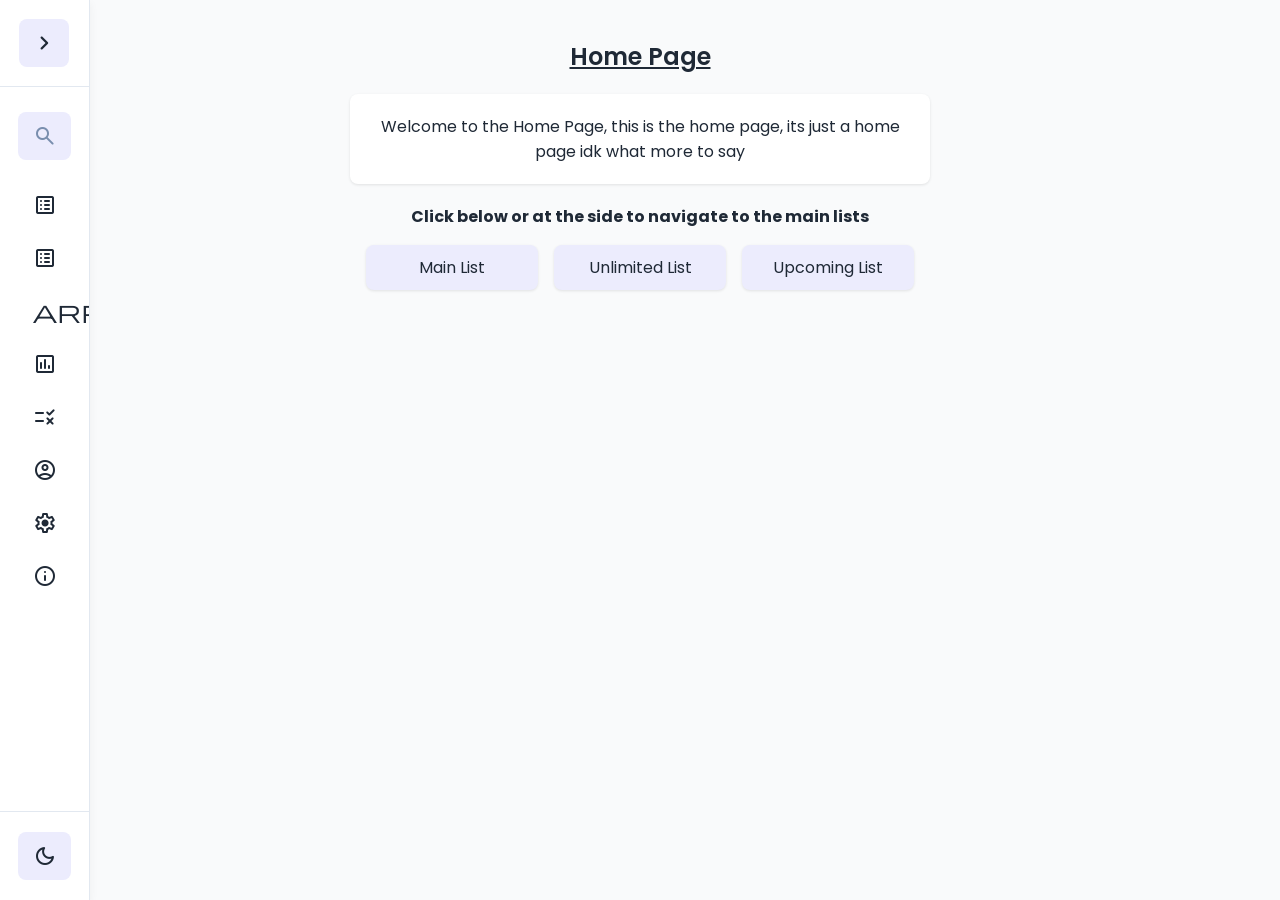
<file: index.html>
<!DOCTYPE html>
<html lang="en">
<head>
    <meta charset="UTF-8">
    <meta name="viewport" content="width=device-width, initial-scale=1.0">
    <title>The Fnaf Phonk List</title>
    <link rel="stylesheet" href="GlobalCSS.css">
    <link rel="stylesheet" href="Css/index.css">
    <!-- Linking Google Fonts For Icons -->
    <link rel="stylesheet" href="https://fonts.googleapis.com/css2?family=Material+Symbols+Rounded:opsz,wght,FILL,GRAD@20..48,100..700,0..1,-50..200" />
</head>
<body>
    <!-- Site navbar -->
    <nav class="site-nav">
        <button class="sidebar-toggle">
                <span class="material-symbols-rounded"> menu </span>
            </button>
    </nav>

    <div class="container">
        <aside class="sidebar collapsed">
            <!-- Sidebar header -->
            <header class="sidebar-header">
                <img src="Assets/phonkIcon.png" alt="TFPL" class="header-logo" />
                <button class="sidebar-toggle">
                    <span class="material-symbols-rounded"> chevron_left </span>
                </button>
            </header>
    
            <div class="sidebar-content">
                <!-- Search form -->
                <form action="#" class="search-form">
                    <span class="material-symbols-rounded"> search </span>
                    <input type="search" placeholder="Search..." required />
                </form>
    
                <!-- Menu list -->
                <ul class="menu-List">
                    <li class="menu-item">
                        <a href="MainList.html" class="menu-link active">
                            <span class="material-symbols-rounded"> list_alt </span>
                            <span class="menu-label">Main List</span>
                        </a>
                    </li>
                     <li class="menu-item">
                        <a href="UnlimitedList.html" class="menu-link">
                            <span class="material-symbols-rounded"> list_alt </span>
                            <span class="menu-label">Unlimited List</span>
                        </a>
                    </li>
                    <li class="menu-item">
                        <a href="UpcomingList.html" class="menu-link">
                            <span class="material-symbols-rounded"> arrow_shape_up_stack </span>
                            <span class="menu-label">Upcoming list</span>
                        </a>
                    </li>
                     <li class="menu-item">
                        <a href="StatsViewer.html" class="menu-link">
                            <span class="material-symbols-rounded"> insert_chart </span>
                            <span class="menu-label">Stats Viewer</span>
                        </a>
                    </li>
                     <li class="menu-item">
                        <a href="Rules.html" class="menu-link">
                            <span class="material-symbols-rounded"> rule </span>
                            <span class="menu-label">Rules</span>
                        </a>
                    </li>
                     <li class="menu-item">
                        <a href="#" class="menu-link">
                            <span class="material-symbols-rounded"> account_circle </span>
                            <span class="menu-label">Profile</span>
                        </a>
                    </li>
                     <li class="menu-item">
                        <a href="#" class="menu-link">
                            <span class="material-symbols-rounded"> settings </span>
                            <span class="menu-label">Settings</span>
                        </a>
                    </li>
                     <li class="menu-item">
                        <a href="#" class="menu-link">
                            <span class="material-symbols-rounded"> info </span>
                            <span class="menu-label">About</span>
                        </a>
                    </li>
                </ul>
            </div>
    
            <!-- Sidebar Footer -->
            <div class="sidebar-footer">
                <button class="theme-toggle">
                    <div class="theme-label">
                        <span class="theme-icon material-symbols-rounded"> dark_mode </span>
                        <span class="theme-text">Dark Mode</span>
                    </div>
                    <div class="theme-toggle-track">
                        <div class="theme-toggle-indicator"></div>
                    </div>
                </button>
            </div>
        </aside>
       <div class="entirePage">
           <div class="main-content">
               <h1 class="page-title"><u>Home Page</u></h1>
               <p class="card">Welcome to the Home Page, this is the home page, its just a home page idk what more to say</p>
               <p style="text-align: center; margin-top: 20px;"><b>Click below or at the side to navigate to the main lists</b></p>
               <div class="pageContent">              
                    <a href="MainList.html" alt="Main List"><p class="ML">Main List</p></a> 
                    <a href="UnlimitedList.html" alt="Unlimited List"><p class="UL">Unlimited List</p></a>
                    <a href="UpcomingList.html" alt="Upcoming List"><p class="UpL">Upcoming List</p></a>
               </div>
           </div>
       </div>
    </div>
<script src="script.js"></script>
</body>
</html>
</file>
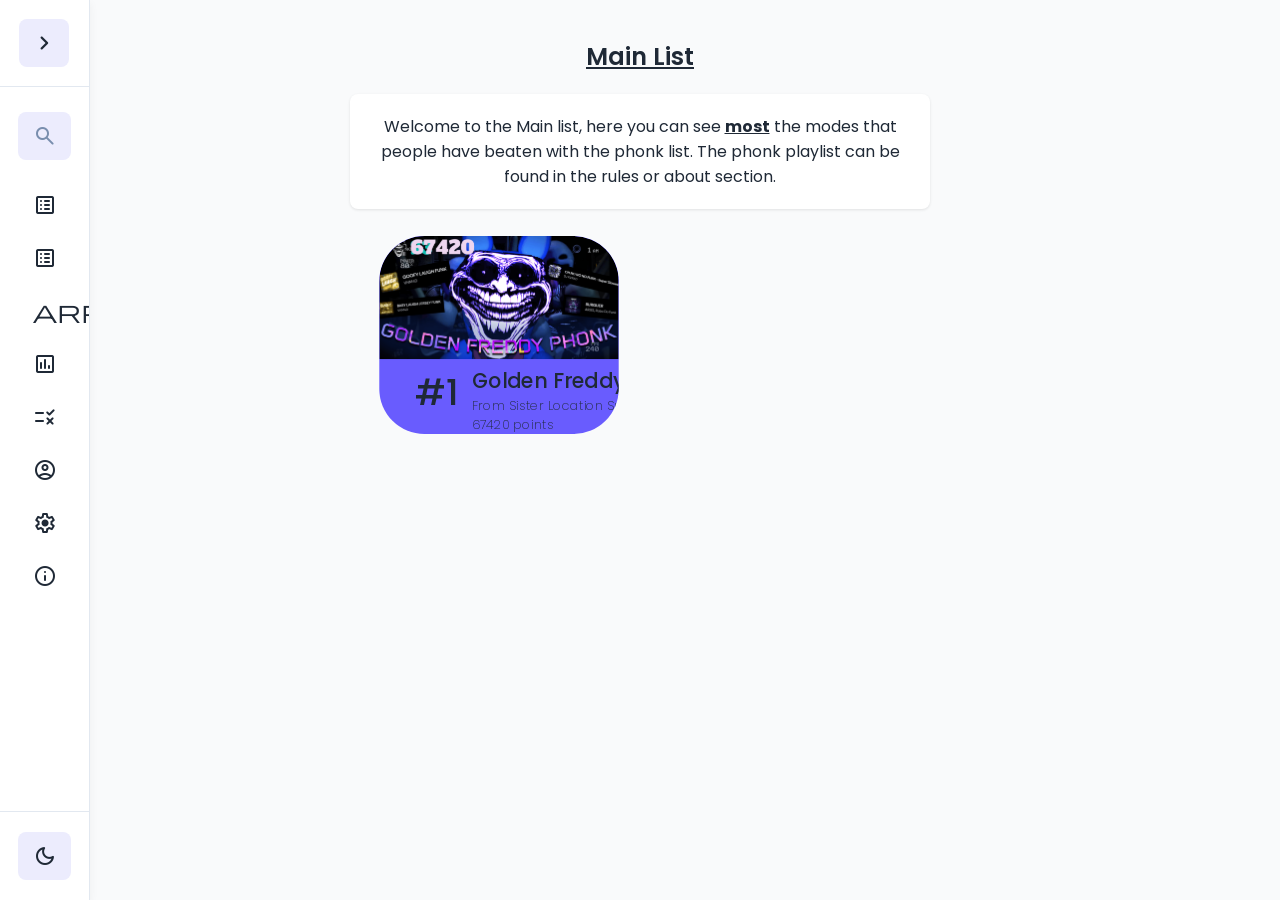
<file: Index.html>
<!DOCTYPE html>
<html lang="en">
<head>
    <meta charset="UTF-8">
    <meta name="viewport" content="width=device-width, initial-scale=1.0">
    <title>Sidebar Menu | TFPL</title>
    <link rel="stylesheet" href="GlobalCSS.css">
    <link rel="stylesheet" href="Css/Index.css">
    <!-- Linking Google Fonts For Icons -->
    <link rel="stylesheet" href="https://fonts.googleapis.com/css2?family=Material+Symbols+Rounded:opsz,wght,FILL,GRAD@20..48,100..700,0..1,-50..200" />
</head>
<body>
    <!-- Site navbar -->
    <nav class="site-nav">
        <button class="sidebar-toggle">
                <span class="material-symbols-rounded"> menu </span>
            </button>
    </nav>

    <div class="container">
        <aside class="sidebar collapsed">
            <!-- Sidebar header -->
            <header class="sidebar-header">
                <img src="Assets/phonkIcon.png" alt="TFPL" class="header-logo" />
                <button class="sidebar-toggle">
                    <span class="material-symbols-rounded"> chevron_left </span>
                </button>
            </header>
    
            <div class="sidebar-content">
                <!-- Search form -->
                <form action="#" class="search-form">
                    <span class="material-symbols-rounded"> search </span>
                    <input type="search" placeholder="Search..." required />
                </form>
    
                <!-- Menu list -->
                <ul class="menu-List">
                    <li class="menu-item">
                        <a href="Index.html" class="menu-link active">
                            <span class="material-symbols-rounded"> list_alt </span>
                            <span class="menu-label">Main List</span>
                        </a>
                    </li>
                     <li class="menu-item">
                        <a href="UnlimitedList.html" class="menu-link">
                            <span class="material-symbols-rounded"> list_alt </span>
                            <span class="menu-label">Unlimited List</span>
                        </a>
                    </li>
                    <li class="menu-item">
                        <a href="UpcomingList.html" class="menu-link">
                            <span class="material-symbols-rounded"> arrow_shape_up_stack </span>
                            <span class="menu-label">Upcoming list</span>
                        </a>
                    </li>
                     <li class="menu-item">
                        <a href="StatsViewer.html" class="menu-link">
                            <span class="material-symbols-rounded"> insert_chart </span>
                            <span class="menu-label">Stats Viewer</span>
                        </a>
                    </li>
                     <li class="menu-item">
                        <a href="#" class="menu-link">
                            <span class="material-symbols-rounded"> rule </span>
                            <span class="menu-label">Rules</span>
                        </a>
                    </li>
                     <li class="menu-item">
                        <a href="#" class="menu-link">
                            <span class="material-symbols-rounded"> account_circle </span>
                            <span class="menu-label">Profile</span>
                        </a>
                    </li>
                     <li class="menu-item">
                        <a href="#" class="menu-link">
                            <span class="material-symbols-rounded"> settings </span>
                            <span class="menu-label">Settings</span>
                        </a>
                    </li>
                     <li class="menu-item">
                        <a href="#" class="menu-link">
                            <span class="material-symbols-rounded"> info </span>
                            <span class="menu-label">About</span>
                        </a>
                    </li>
                </ul>
            </div>
    
            <!-- Sidebar Footer -->
            <div class="sidebar-footer">
                <button class="theme-toggle">
                    <div class="theme-label">
                        <span class="theme-icon material-symbols-rounded"> dark_mode </span>
                        <span class="theme-text">Dark Mode</span>
                    </div>
                    <div class="theme-toggle-track">
                        <div class="theme-toggle-indicator"></div>
                    </div>
                </button>
            </div>
        </aside>
       <div class="entirePage">
           <div class="main-content">
               <h1 class="page-title"><u>Main List</u></h1>
               <p class="card">Welcome to the Main list, here you can see <b><u>most</b></u> the modes that people have beaten with the phonk list. The phonk playlist can be found in the rules or about section.</p>
               <div class="pageContent">
                   <div class="levelWidget hq720" style="border-radius: 50px;">
                    <a href="#" class="levelWidget hq720a">
                        <img src="Assets/hq720.png" alt loading="lazy" class="levelWidget hq720i" style="border-radius: 50px 50px 0px 0px;">
                        <div class="levelInfo hq720" style="background-size: 100% 100%; background-position: center center; background-repeat: no-repeat;">
                            <p class="top hq720">
                                #1
                            </p>
                            <div class="info hq720">
                                <p class="levelName hq720">Golden Freddy Hard Mode</p>
                                <p class="creator hq720">From Sister Location Super Custom Night - 67420 points</p>
                            </div>
                        </div>
                    </a>
                   </div>
               </div>
           </div>
       </div>
    </div>
<script src="script.js"></script>
</body>
</html>
</file>
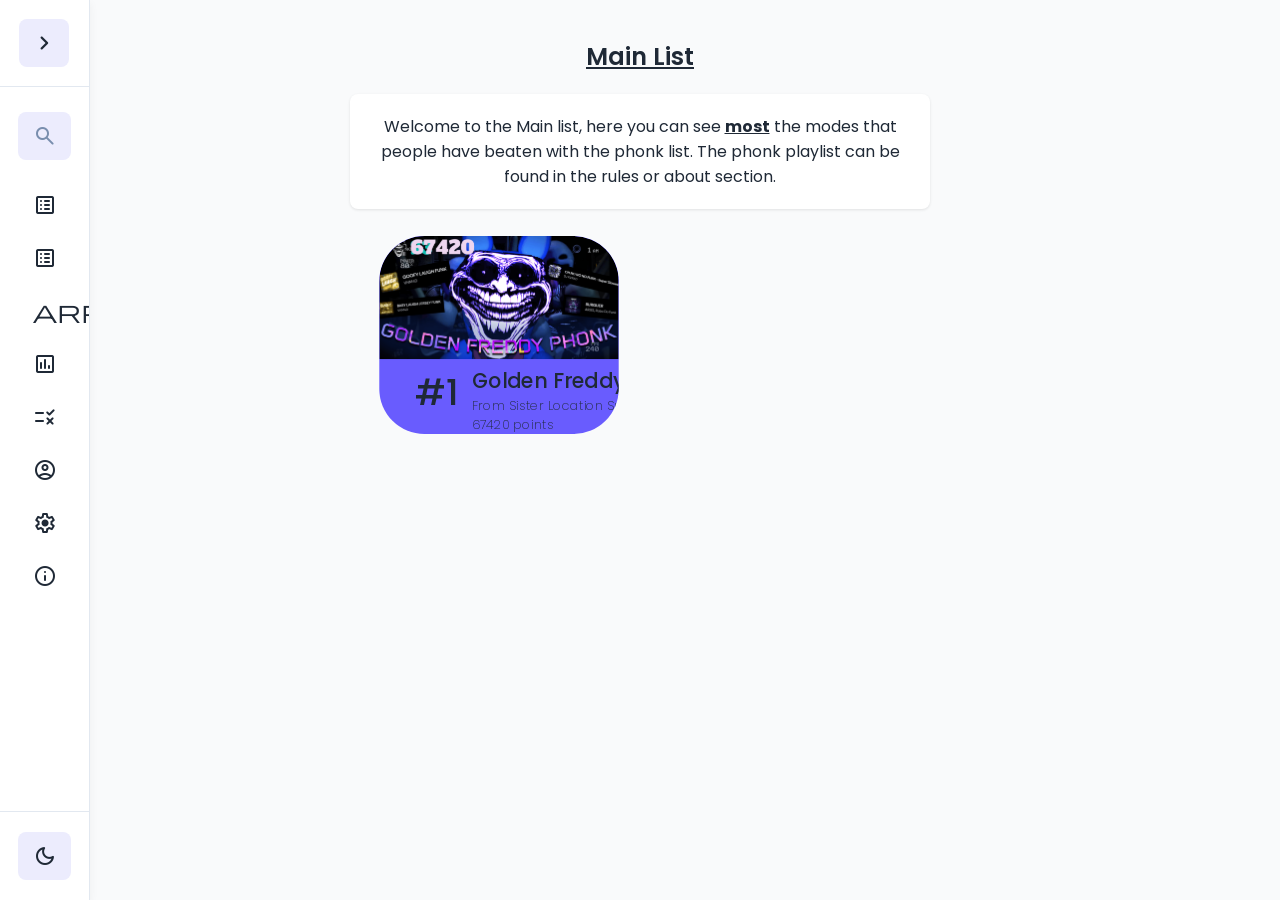
<file: MainList.html>
<!DOCTYPE html>
<html lang="en">
<head>
    <meta charset="UTF-8">
    <meta name="viewport" content="width=device-width, initial-scale=1.0">
    <title>The Fnaf Phonk List</title>
    <link rel="stylesheet" href="GlobalCSS.css">
    <link rel="stylesheet" href="Css/MainList.css">
    <!-- Linking Google Fonts For Icons -->
    <link rel="stylesheet" href="https://fonts.googleapis.com/css2?family=Material+Symbols+Rounded:opsz,wght,FILL,GRAD@20..48,100..700,0..1,-50..200" />
</head>
<body>
    <!-- Site navbar -->
    <nav class="site-nav">
        <button class="sidebar-toggle">
                <span class="material-symbols-rounded"> menu </span>
            </button>
    </nav>

    <div class="container">
        <aside class="sidebar collapsed">
            <!-- Sidebar header -->
            <header class="sidebar-header">
                <img src="Assets/phonkIcon.png" alt="TFPL" class="header-logo" />
                <button class="sidebar-toggle">
                    <span class="material-symbols-rounded"> chevron_left </span>
                </button>
            </header>
    
            <div class="sidebar-content">
                <!-- Search form -->
                <form action="#" class="search-form">
                    <span class="material-symbols-rounded"> search </span>
                    <input type="search" placeholder="Search..." required />
                </form>
    
                <!-- Menu list -->
                <ul class="menu-List">
                    <li class="menu-item">
                        <a href="MainList.html" class="menu-link active">
                            <span class="material-symbols-rounded"> list_alt </span>
                            <span class="menu-label">Main List</span>
                        </a>
                    </li>
                     <li class="menu-item">
                        <a href="UnlimitedList.html" class="menu-link">
                            <span class="material-symbols-rounded"> list_alt </span>
                            <span class="menu-label">Unlimited List</span>
                        </a>
                    </li>
                    <li class="menu-item">
                        <a href="UpcomingList.html" class="menu-link">
                            <span class="material-symbols-rounded"> arrow_shape_up_stack </span>
                            <span class="menu-label">Upcoming list</span>
                        </a>
                    </li>
                     <li class="menu-item">
                        <a href="StatsViewer.html" class="menu-link">
                            <span class="material-symbols-rounded"> insert_chart </span>
                            <span class="menu-label">Stats Viewer</span>
                        </a>
                    </li>
                     <li class="menu-item">
                        <a href="Rules.html" class="menu-link">
                            <span class="material-symbols-rounded"> rule </span>
                            <span class="menu-label">Rules</span>
                        </a>
                    </li>
                     <li class="menu-item">
                        <a href="#" class="menu-link">
                            <span class="material-symbols-rounded"> account_circle </span>
                            <span class="menu-label">Profile</span>
                        </a>
                    </li>
                     <li class="menu-item">
                        <a href="#" class="menu-link">
                            <span class="material-symbols-rounded"> settings </span>
                            <span class="menu-label">Settings</span>
                        </a>
                    </li>
                     <li class="menu-item">
                        <a href="#" class="menu-link">
                            <span class="material-symbols-rounded"> info </span>
                            <span class="menu-label">About</span>
                        </a>
                    </li>
                </ul>
            </div>
    
            <!-- Sidebar Footer -->
            <div class="sidebar-footer">
                <button class="theme-toggle">
                    <div class="theme-label">
                        <span class="theme-icon material-symbols-rounded"> dark_mode </span>
                        <span class="theme-text">Dark Mode</span>
                    </div>
                    <div class="theme-toggle-track">
                        <div class="theme-toggle-indicator"></div>
                    </div>
                </button>
            </div>
        </aside>
       <div class="entirePage">
           <div class="main-content">
               <h1 class="page-title"><u>Main List</u></h1>
               <p class="card">Welcome to the Main list, here you can see <b><u>most</b></u> the modes that people have beaten with the phonk list. The phonk playlist can be found in the rules or about section.</p>
               <div class="pageContent">
                   <div class="levelWidget hq720" style="border-radius: 50px;">
                    <a href="N1ML.html" class="levelWidget hq720a">
                        <img src="Assets/hq720.png" alt loading="lazy" class="levelWidget hq720i" style="border-radius: 50px 50px 0px 0px;">
                        <div class="levelInfo hq720" style="background-size: 100% 100%; background-position: center center; background-repeat: no-repeat;">
                            <p class="top hq720">
                                #1
                            </p>
                            <div class="info hq720">
                                <p class="levelName hq720">Golden Freddy Hard Mode</p>
                                <p class="creator hq720">From Sister Location Super Custom Night - 67420 points</p>
                            </div>
                        </div>
                    </a>
                   </div>
               </div>
           </div>
       </div>
    </div>
<script src="script.js"></script>
</body>
</html>
</file>
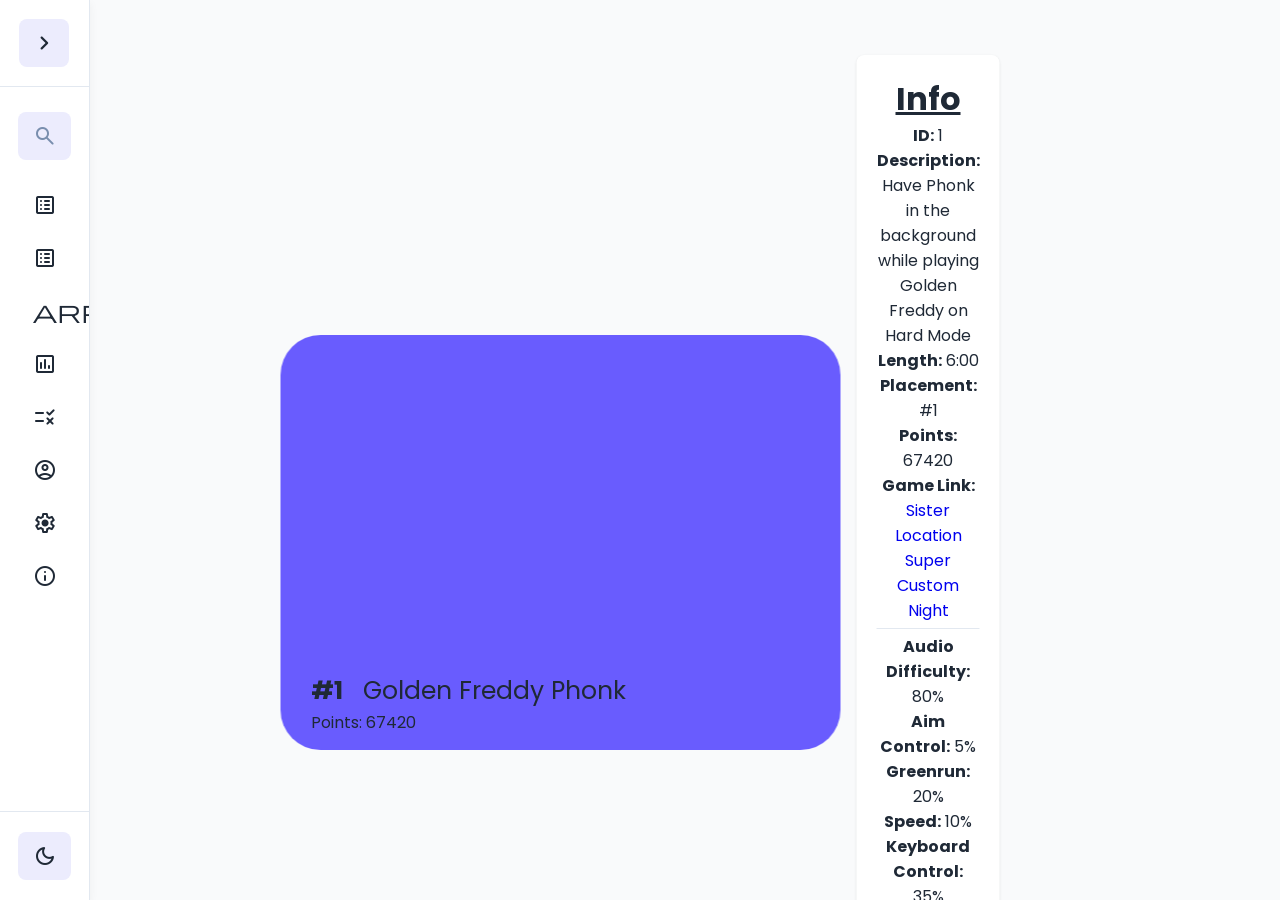
<file: N1ML.html>
<!DOCTYPE html>
<html lang="en">
<head>
    <meta charset="UTF-8">
    <meta name="viewport" content="width=device-width, initial-scale=1.0">
    <title>The Fnaf Phonk List</title>
    <link rel="stylesheet" href="GlobalCSS.css">
    <link rel="stylesheet" href="Css/N1ML.css">
    <!-- Linking Google Fonts For Icons -->
    <link rel="stylesheet" href="https://fonts.googleapis.com/css2?family=Material+Symbols+Rounded:opsz,wght,FILL,GRAD@20..48,100..700,0..1,-50..200" />
</head>
<body>
    <!-- Site navbar -->
    <nav class="site-nav">
        <button class="sidebar-toggle">
                <span class="material-symbols-rounded"> menu </span>
            </button>
    </nav>

    <div class="container">
        <aside class="sidebar collapsed">
            <!-- Sidebar header -->
            <header class="sidebar-header">
                <img src="Assets/phonkIcon.png" alt="TFPL" class="header-logo" />
                <button class="sidebar-toggle">
                    <span class="material-symbols-rounded"> chevron_left </span>
                </button>
            </header>
    
            <div class="sidebar-content">
                <!-- Search form -->
                <form action="#" class="search-form">
                    <span class="material-symbols-rounded"> search </span>
                    <input type="search" placeholder="Search..." required />
                </form>
    
                <!-- Menu list -->
                <ul class="menu-List">
                    <li class="menu-item">
                        <a href="MainList.html" class="menu-link active">
                            <span class="material-symbols-rounded"> list_alt </span>
                            <span class="menu-label">Main List</span>
                        </a>
                    </li>
                     <li class="menu-item">
                        <a href="UnlimitedList.html" class="menu-link">
                            <span class="material-symbols-rounded"> list_alt </span>
                            <span class="menu-label">Unlimited List</span>
                        </a>
                    </li>
                    <li class="menu-item">
                        <a href="UpcomingList.html" class="menu-link">
                            <span class="material-symbols-rounded"> arrow_shape_up_stack </span>
                            <span class="menu-label">Upcoming list</span>
                        </a>
                    </li>
                     <li class="menu-item">
                        <a href="StatsViewer.html" class="menu-link">
                            <span class="material-symbols-rounded"> insert_chart </span>
                            <span class="menu-label">Stats Viewer</span>
                        </a>
                    </li>
                     <li class="menu-item">
                        <a href="Rules.html" class="menu-link">
                            <span class="material-symbols-rounded"> rule </span>
                            <span class="menu-label">Rules</span>
                        </a>
                    </li>
                     <li class="menu-item">
                        <a href="#" class="menu-link">
                            <span class="material-symbols-rounded"> account_circle </span>
                            <span class="menu-label">Profile</span>
                        </a>
                    </li>
                     <li class="menu-item">
                        <a href="#" class="menu-link">
                            <span class="material-symbols-rounded"> settings </span>
                            <span class="menu-label">Settings</span>
                        </a>
                    </li>
                     <li class="menu-item">
                        <a href="#" class="menu-link">
                            <span class="material-symbols-rounded"> info </span>
                            <span class="menu-label">About</span>
                        </a>
                    </li>
                </ul>
            </div>
    
            <!-- Sidebar Footer -->
            <div class="sidebar-footer">
                <button class="theme-toggle">
                    <div class="theme-label">
                        <span class="theme-icon material-symbols-rounded"> dark_mode </span>
                        <span class="theme-text">Dark Mode</span>
                    </div>
                    <div class="theme-toggle-track">
                        <div class="theme-toggle-indicator"></div>
                    </div>
                </button>
            </div>
        </aside>
       <div class="entirePage">
           <div class="main-content">
               <div class="pageContent">
                   <div class="leftContent">
                       <iframe width="560" height="315" src="https://www.youtube.com/embed/cJFsyrrT0YY?si=L3Uvj-Qk5nwJw3Yl" title="YouTube video player" frameborder="0" allow="accelerometer; autoplay; clipboard-write; encrypted-media; gyroscope; picture-in-picture; web-share" referrerpolicy="strict-origin-when-cross-origin" allowfullscreen style="border-radius: 40px 40px 0px 0px;"></iframe>
                       <div class="Info">
                           <div class="TopInfo">
                               <p style="margin-right: 20px;"><b>#1</b></p>
                               <p>Golden Freddy Phonk</p>
                            </div>
                            <p>Points: 67420</p>
                        </div>
                    </div>
                    <div class="card">
                        <div class="topBit">
                            <h1><b><u>Info</u></b></h1>
                            <p><b>ID:</b> 1</p>
                            <p><b>Description:</b> Have Phonk in the background while playing Golden Freddy on Hard Mode</p>
                            <p><b>Length:</b> 6:00</p>
                            <p><b>Placement:</b> #1</p>
                            <p><b>Points:</b> 67420</p>
                            <p><b>Game Link:</b> <a href="https://gamejolt.com/games/slscn/805879" alt="Sister Location Super Custom Night" target="_blank">Sister Location Super Custom Night</a></p>
                        </div>
                        <div class="bottomBit">
                            <p><b>Audio Difficulty:</b> 80%</p>
                            <p><b>Aim Control:</b> 5%</p>
                            <p><b>Greenrun:</b> 20%</p>
                            <p><b>Speed:</b> 10%</p>
                            <p><b>Keyboard Control:</b> 35%</p>
                            <p><b>Brain Power:</b> 20%</p>
                            <p><b>Endurance:</b> 0%</p>
                        </div>
                    </div>                 
                </div>
                <div class="LeaderboardStats">
                    <h1><b><u>Completions:</u></b></h1>
                </div>  
                <div class="leaderBoard" style="display: grid; grid-template-columns: repeat(1, 1fr);">
                    <a href="https://youtu.be/cJFsyrrT0YY?si=g-Lqybk4cqpwhk0w" alt="#1" target="_blank">
                        <div class="stats-1">
                            <div class="toprow">
                                <p style="font-size: 2em;"><b>#1</b> IBP_Freaky_Bob</p>
                                <img src="Assets/Stats-1-pfp.webp" alt loading="lazy" class="stats-1-img" style="width: auto; height: 250px; float: left; margin-left: 50%;">
                            </div>
                            <p><a href="https://youtu.be/cJFsyrrT0YY?si=g-Lqybk4cqpwhk0w" alt="Video" target="_blank">Video</a></p>
                        </div>    
                    </a>
                </div>
            </div>
       </div>
    </div>
<script src="script.js"></script>
</body>
</html>
</file>
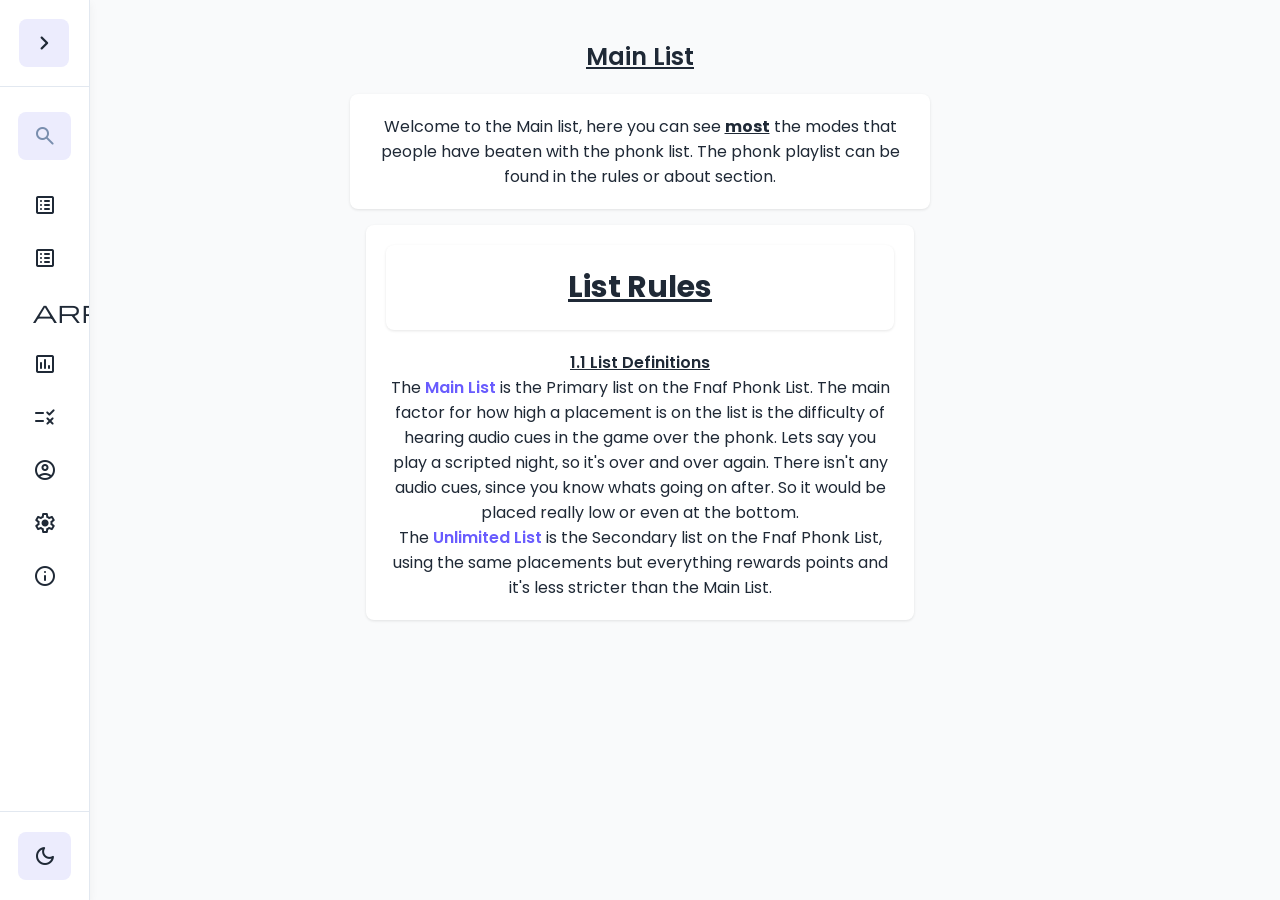
<file: Rules.html>
<!DOCTYPE html>
<html lang="en">
<head>
    <meta charset="UTF-8">
    <meta name="viewport" content="width=device-width, initial-scale=1.0">
    <title>The Fnaf Phonk List</title>
    <link rel="stylesheet" href="GlobalCSS.css">
    <link rel="stylesheet" href="Css/Rules.css">
    <!-- Linking Google Fonts For Icons -->
    <link rel="stylesheet" href="https://fonts.googleapis.com/css2?family=Material+Symbols+Rounded:opsz,wght,FILL,GRAD@20..48,100..700,0..1,-50..200" />
</head>
<body>
    <!-- Site navbar -->
    <nav class="site-nav">
        <button class="sidebar-toggle">
                <span class="material-symbols-rounded"> menu </span>
            </button>
    </nav>

    <div class="container">
        <aside class="sidebar collapsed">
            <!-- Sidebar header -->
            <header class="sidebar-header">
                <img src="Assets/phonkIcon.png" alt="TFPL" class="header-logo" />
                <button class="sidebar-toggle">
                    <span class="material-symbols-rounded"> chevron_left </span>
                </button>
            </header>
    
            <div class="sidebar-content">
                <!-- Search form -->
                <form action="#" class="search-form">
                    <span class="material-symbols-rounded"> search </span>
                    <input type="search" placeholder="Search..." required />
                </form>
    
                <!-- Menu list -->
                <ul class="menu-List">
                    <li class="menu-item">
                        <a href="MainList.html" class="menu-link active">
                            <span class="material-symbols-rounded"> list_alt </span>
                            <span class="menu-label">Main List</span>
                        </a>
                    </li>
                     <li class="menu-item">
                        <a href="UnlimitedList.html" class="menu-link">
                            <span class="material-symbols-rounded"> list_alt </span>
                            <span class="menu-label">Unlimited List</span>
                        </a>
                    </li>
                    <li class="menu-item">
                        <a href="UpcomingList.html" class="menu-link">
                            <span class="material-symbols-rounded"> arrow_shape_up_stack </span>
                            <span class="menu-label">Upcoming list</span>
                        </a>
                    </li>
                     <li class="menu-item">
                        <a href="StatsViewer.html" class="menu-link">
                            <span class="material-symbols-rounded"> insert_chart </span>
                            <span class="menu-label">Stats Viewer</span>
                        </a>
                    </li>
                     <li class="menu-item">
                        <a href="Rules.html" class="menu-link">
                            <span class="material-symbols-rounded"> rule </span>
                            <span class="menu-label">Rules</span>
                        </a>
                    </li>
                     <li class="menu-item">
                        <a href="#" class="menu-link">
                            <span class="material-symbols-rounded"> account_circle </span>
                            <span class="menu-label">Profile</span>
                        </a>
                    </li>
                     <li class="menu-item">
                        <a href="#" class="menu-link">
                            <span class="material-symbols-rounded"> settings </span>
                            <span class="menu-label">Settings</span>
                        </a>
                    </li>
                     <li class="menu-item">
                        <a href="#" class="menu-link">
                            <span class="material-symbols-rounded"> info </span>
                            <span class="menu-label">About</span>
                        </a>
                    </li>
                </ul>
            </div>
    
            <!-- Sidebar Footer -->
            <div class="sidebar-footer">
                <button class="theme-toggle">
                    <div class="theme-label">
                        <span class="theme-icon material-symbols-rounded"> dark_mode </span>
                        <span class="theme-text">Dark Mode</span>
                    </div>
                    <div class="theme-toggle-track">
                        <div class="theme-toggle-indicator"></div>
                    </div>
                </button>
            </div>
        </aside>
       <div class="entirePage">
           <div class="main-content">
               <h1 class="page-title"><u>Main List</u></h1>
               <p class="card">Welcome to the Main list, here you can see <b><u>most</b></u> the modes that people have beaten with the phonk list. The phonk playlist can be found in the rules or about section.</p>
               <div class="pageContent">
                   <div class="card">
                    <p class="card" style="font-size: 30px;"><b><u>List Rules</u></b></p>                        
                        <p style="font-weight: 600; padding-top: 20px;"><u>1.1 List Definitions</u></p>                    
                        <p>The <span class="font-bold orange">Main List</span> is the Primary list on the Fnaf Phonk List. The main factor for how high a placement is on the list is the difficulty of hearing audio cues in the game over the phonk. Lets say you play a scripted night, so it's over and over again. There isn't any audio cues, since you know whats going on after. So it would be placed really low or even at the bottom.</p>
                        <p>The <span class="font-bold orange">Unlimited List</span> is the Secondary list on the Fnaf Phonk List, using the same placements but everything rewards points and it's less stricter than the Main List.</p>
                    </div>
               </div>
           </div>
       </div>
    </div>
<script src="script.js"></script>
</body>
</html>
</file>
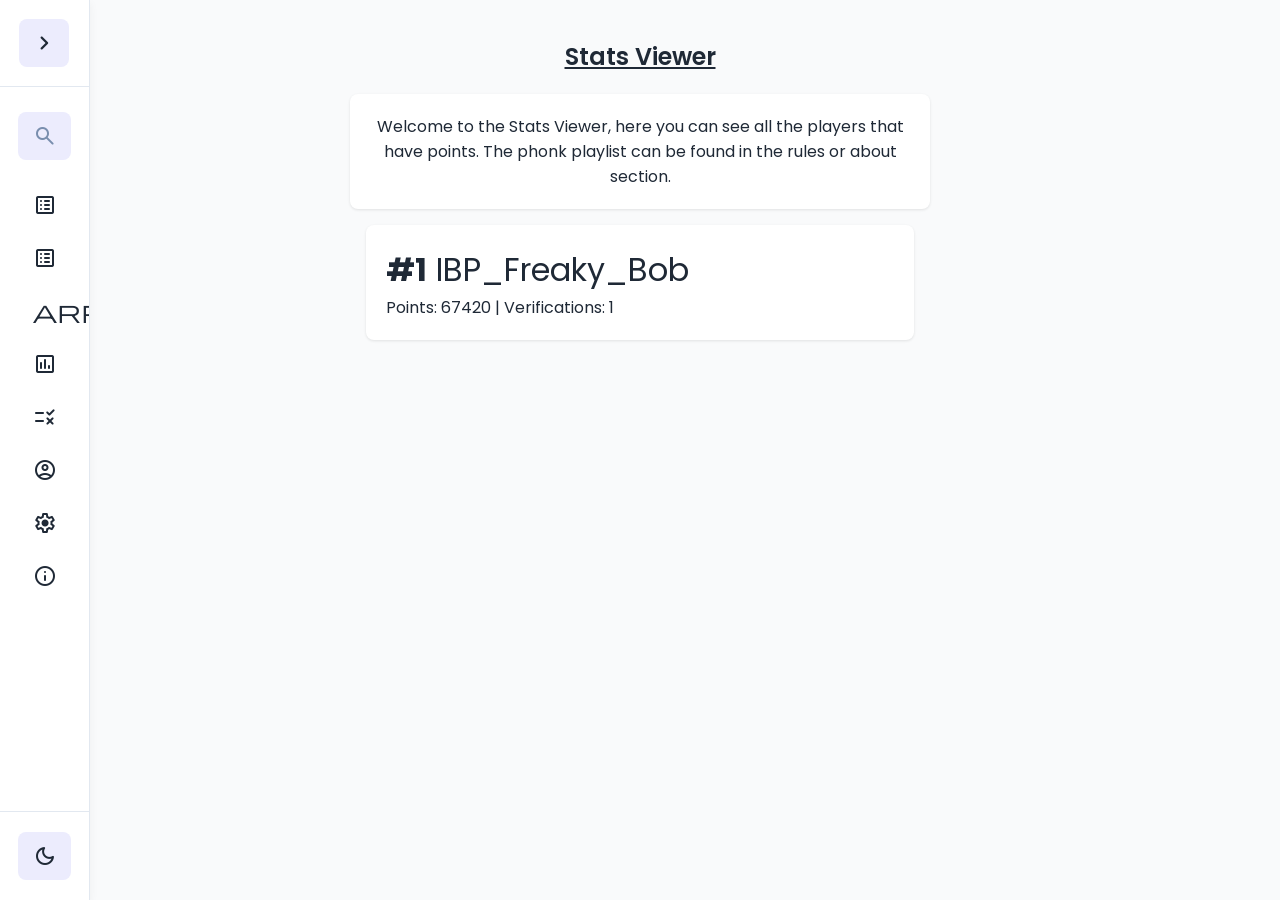
<file: StatsViewer.html>
<!DOCTYPE html>
<html lang="en">
<head>
    <meta charset="UTF-8">
    <meta name="viewport" content="width=device-width, initial-scale=1.0">
    <title>Sidebar Menu | TFPL</title>
    <link rel="stylesheet" href="GlobalCSS.css">
    <link rel="stylesheet" href="Css/StatsViewer.css">
    <!-- Linking Google Fonts For Icons -->
    <link rel="stylesheet" href="https://fonts.googleapis.com/css2?family=Material+Symbols+Rounded:opsz,wght,FILL,GRAD@20..48,100..700,0..1,-50..200" />
</head>
<body>
    <!-- Site navbar -->
    <nav class="site-nav">
        <button class="sidebar-toggle">
                <span class="material-symbols-rounded"> menu </span>
            </button>
    </nav>

    <div class="container">
        <aside class="sidebar collapsed">
            <!-- Sidebar header -->
            <header class="sidebar-header">
                <img src="Assets/phonkIcon.png" alt="TFPL" class="header-logo" />
                <button class="sidebar-toggle">
                    <span class="material-symbols-rounded"> chevron_left </span>
                </button>
            </header>
    
            <div class="sidebar-content">
                <!-- Search form -->
                <form action="#" class="search-form">
                    <span class="material-symbols-rounded"> search </span>
                    <input type="search" placeholder="Search..." required />
                </form>
    
                <!-- Menu list -->
                <ul class="menu-List">
                    <li class="menu-item">
                        <a href="index.html" class="menu-link active">
                            <span class="material-symbols-rounded"> list_alt </span>
                            <span class="menu-label">Main List</span>
                        </a>
                    </li>
                     <li class="menu-item">
                        <a href="UnlimitedList.html" class="menu-link">
                            <span class="material-symbols-rounded"> list_alt </span>
                            <span class="menu-label">Unlimited List</span>
                        </a>
                    </li>
                    <li class="menu-item">
                        <a href="UpcomingList.html" class="menu-link">
                            <span class="material-symbols-rounded"> arrow_shape_up_stack </span>
                            <span class="menu-label">Upcoming list</span>
                        </a>
                    </li>
                     <li class="menu-item">
                        <a href="StatsViewer.html" class="menu-link">
                            <span class="material-symbols-rounded"> insert_chart </span>
                            <span class="menu-label">Stats Viewer</span>
                        </a>
                    </li>
                     <li class="menu-item">
                        <a href="Rules.html" class="menu-link">
                            <span class="material-symbols-rounded"> rule </span>
                            <span class="menu-label">Rules</span>
                        </a>
                    </li>
                     <li class="menu-item">
                        <a href="#" class="menu-link">
                            <span class="material-symbols-rounded"> account_circle </span>
                            <span class="menu-label">Profile</span>
                        </a>
                    </li>
                     <li class="menu-item">
                        <a href="#" class="menu-link">
                            <span class="material-symbols-rounded"> settings </span>
                            <span class="menu-label">Settings</span>
                        </a>
                    </li>
                     <li class="menu-item">
                        <a href="#" class="menu-link">
                            <span class="material-symbols-rounded"> info </span>
                            <span class="menu-label">About</span>
                        </a>
                    </li>
                </ul>
            </div>
    
            <!-- Sidebar Footer -->
            <div class="sidebar-footer">
                <button class="theme-toggle">
                    <div class="theme-label">
                        <span class="theme-icon material-symbols-rounded"> dark_mode </span>
                        <span class="theme-text">Dark Mode</span>
                    </div>
                    <div class="theme-toggle-track">
                        <div class="theme-toggle-indicator"></div>
                    </div>
                </button>
            </div>
        </aside>
       <div class="entirePage">
           <div class="main-content">
               <h1 class="page-title"><u>Stats Viewer</u></h1>
               <p class="card">Welcome to the Stats Viewer, here you can see all the players that have points. The phonk playlist can be found in the rules or about section.</p>
               <div class="pageContent">
                   <div class="stats-1">
                    <div class="toprow">
                        <p style="font-size: 2em;"><b>#1</b> IBP_Freaky_Bob</p>
                        <img src="Assets/Stats-1-pfp.webp" alt loading="lazy" class="stats-1-img" style="width: auto; height: 250px; float: left; margin-left: 50%;">
                    </div>
                        <p>Points: 67420 | Verifications: 1</p>
                   </div>
               </div>
           </div>
       </div>
    </div>
<script src="script.js"></script>
</body>
</html>
</file>
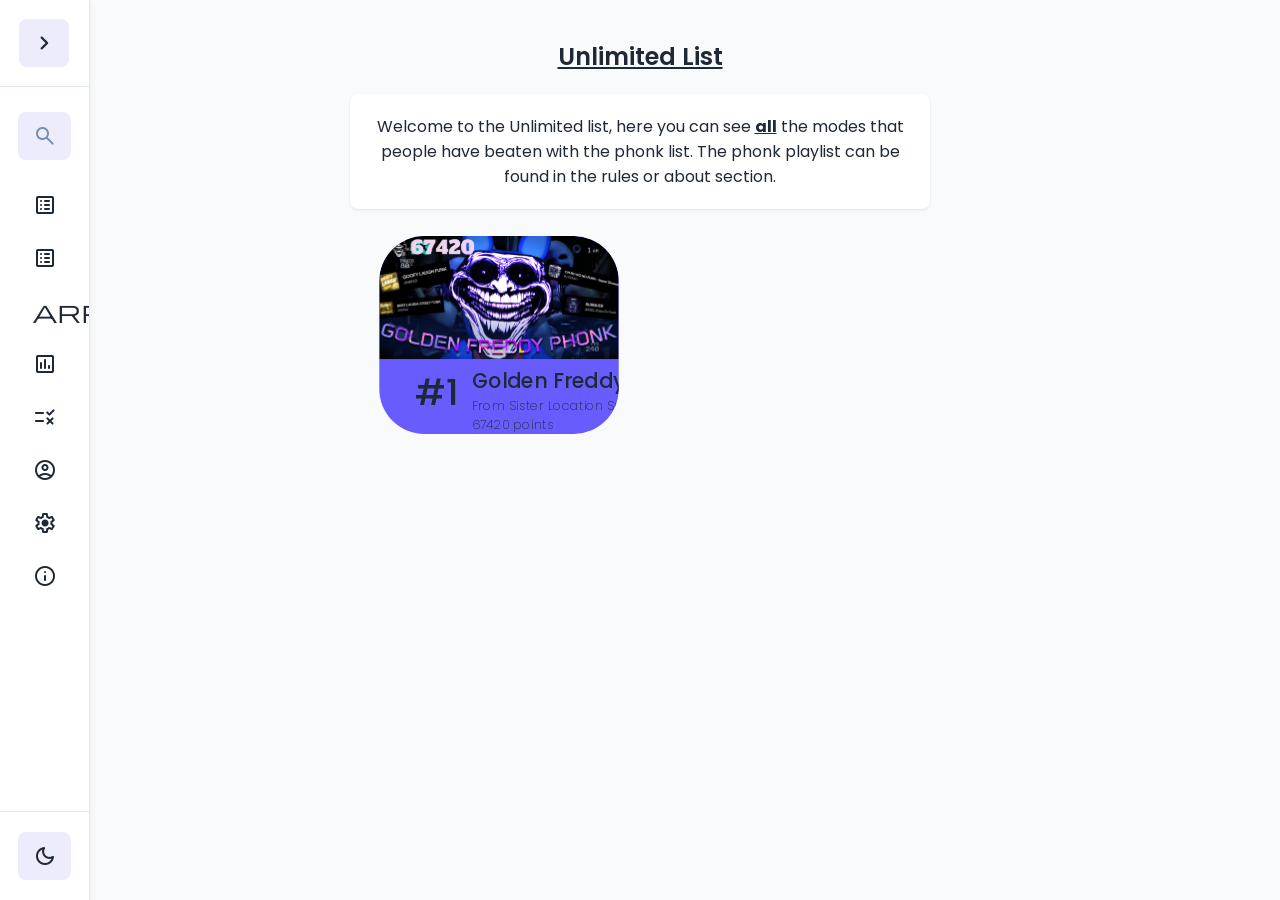
<file: UnlimitedList.html>
<!DOCTYPE html>
<html lang="en">
<head>
    <meta charset="UTF-8">
    <meta name="viewport" content="width=device-width, initial-scale=1.0">
    <title>The Fnaf Phonk List</title>
    <link rel="stylesheet" href="GlobalCSS.css">
    <link rel="stylesheet" href="Css/Unlimited.css">
    <!-- Linking Google Fonts For Icons -->
    <link rel="stylesheet" href="https://fonts.googleapis.com/css2?family=Material+Symbols+Rounded:opsz,wght,FILL,GRAD@20..48,100..700,0..1,-50..200" />
</head>
<body>
    <!-- Site navbar -->
    <nav class="site-nav">
        <button class="sidebar-toggle">
                <span class="material-symbols-rounded"> menu </span>
            </button>
    </nav>

    <div class="container">
        <aside class="sidebar collapsed">
            <!-- Sidebar header -->
            <header class="sidebar-header">
                <img src="Assets/phonkIcon.png" alt="TFPL" class="header-logo" />
                <button class="sidebar-toggle">
                    <span class="material-symbols-rounded"> chevron_left </span>
                </button>
            </header>
    
            <div class="sidebar-content">
                <!-- Search form -->
                <form action="#" class="search-form">
                    <span class="material-symbols-rounded"> search </span>
                    <input type="search" placeholder="Search..." required />
                </form>
    
                <!-- Menu list -->
                <ul class="menu-List">
                    <li class="menu-item">
                        <a href="MainList.html" class="menu-link active">
                            <span class="material-symbols-rounded"> list_alt </span>
                            <span class="menu-label">Main List</span>
                        </a>
                    </li>
                     <li class="menu-item">
                        <a href="UnlimitedList.html" class="menu-link">
                            <span class="material-symbols-rounded"> list_alt </span>
                            <span class="menu-label">Unlimited List</span>
                        </a>
                    </li>
                    <li class="menu-item">
                        <a href="UpcomingList.html" class="menu-link">
                            <span class="material-symbols-rounded"> arrow_shape_up_stack </span>
                            <span class="menu-label">Upcoming list</span>
                        </a>
                    </li>
                     <li class="menu-item">
                        <a href="StatsViewer.html" class="menu-link">
                            <span class="material-symbols-rounded"> insert_chart </span>
                            <span class="menu-label">Stats Viewer</span>
                        </a>
                    </li>
                     <li class="menu-item">
                        <a href="Rules.html" class="menu-link">
                            <span class="material-symbols-rounded"> rule </span>
                            <span class="menu-label">Rules</span>
                        </a>
                    </li>
                     <li class="menu-item">
                        <a href="#" class="menu-link">
                            <span class="material-symbols-rounded"> account_circle </span>
                            <span class="menu-label">Profile</span>
                        </a>
                    </li>
                     <li class="menu-item">
                        <a href="#" class="menu-link">
                            <span class="material-symbols-rounded"> settings </span>
                            <span class="menu-label">Settings</span>
                        </a>
                    </li>
                     <li class="menu-item">
                        <a href="#" class="menu-link">
                            <span class="material-symbols-rounded"> info </span>
                            <span class="menu-label">About</span>
                        </a>
                    </li>
                </ul>
            </div>
    
            <!-- Sidebar Footer -->
            <div class="sidebar-footer">
                <button class="theme-toggle">
                    <div class="theme-label">
                        <span class="theme-icon material-symbols-rounded"> dark_mode </span>
                        <span class="theme-text">Dark Mode</span>
                    </div>
                    <div class="theme-toggle-track">
                        <div class="theme-toggle-indicator"></div>
                    </div>
                </button>
            </div>
        </aside>
       <div class="entirePage">
           <div class="main-content">
               <h1 class="page-title"><u>Unlimited List</u></h1>
               <p class="card">Welcome to the Unlimited list, here you can see <u><b>all</b></u> the modes that people have beaten with the phonk list. The phonk playlist can be found in the rules or about section.</p>
               <div class="pageContent">
                   <div class="levelWidget hq720" style="border-radius: 50px;">
                    <a href="N1ML.html" class="levelWidget hq720a">
                        <img src="Assets/hq720.png" alt loading="lazy" class="levelWidget hq720i" style="border-radius: 50px 50px 0px 0px;">
                        <div class="levelInfo hq720" style="background-size: 100% 100%; background-position: center center; background-repeat: no-repeat;">
                            <p class="top hq720">
                                #1
                            </p>
                            <div class="info hq720">
                                <p class="levelName hq720">Golden Freddy Hard Mode</p>
                                <p class="creator hq720">From Sister Location Super Custom Night - 67420 points</p>
                            </div>
                        </div>
                    </a>
                   </div>
               </div>
           </div>
       </div>
    </div>
<script src="script.js"></script>
</body>
</html>
</file>
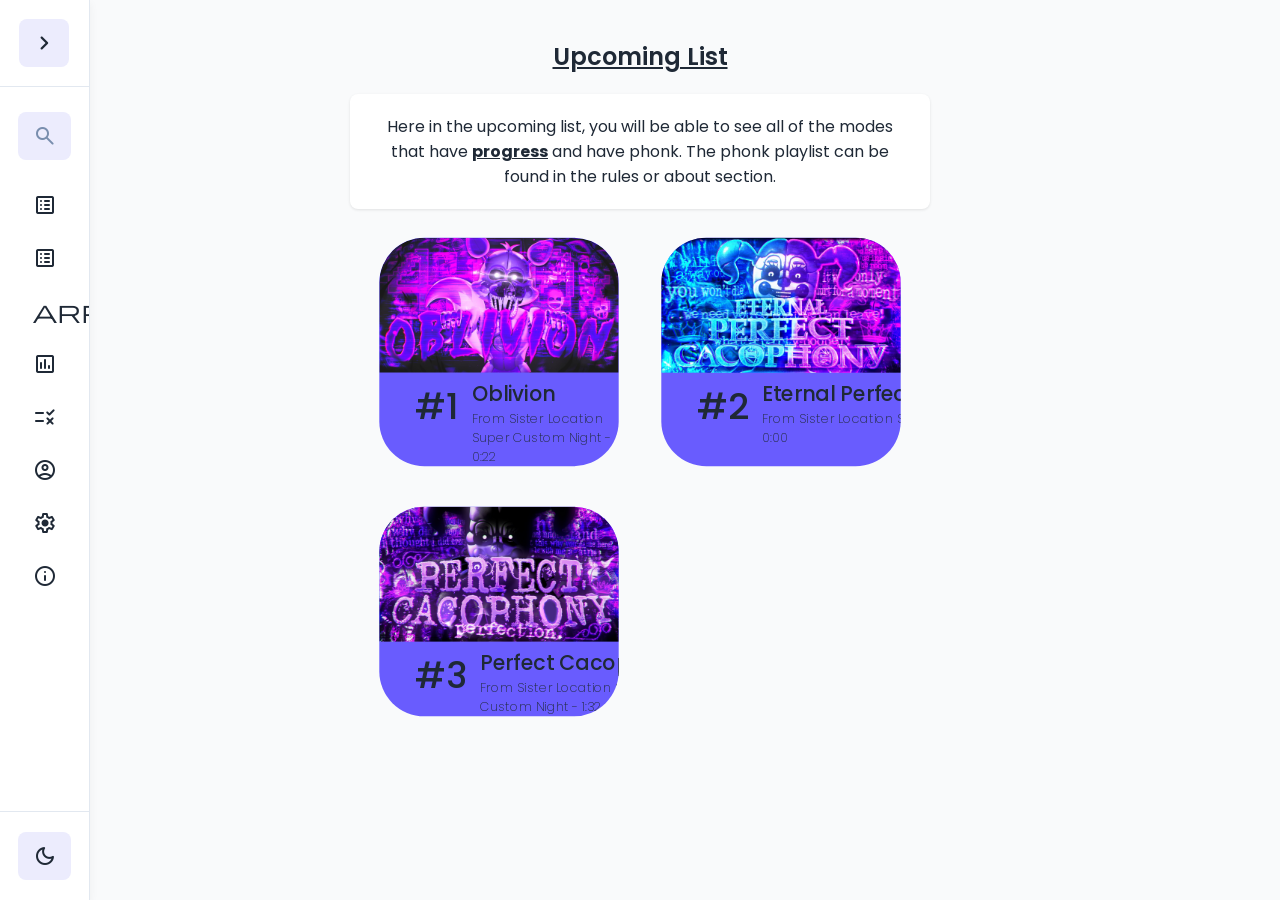
<file: UpcomingList.html>
<!DOCTYPE html>
<html lang="en">
<head>
    <meta charset="UTF-8">
    <meta name="viewport" content="width=device-width, initial-scale=1.0">
    <title>The Fnaf Phonk List</title>
    <link rel="stylesheet" href="GlobalCSS.css">
    <link rel="stylesheet" href="Css/Upcominglist.css">
    <!-- Linking Google Fonts For Icons -->
    <link rel="stylesheet" href="https://fonts.googleapis.com/css2?family=Material+Symbols+Rounded:opsz,wght,FILL,GRAD@20..48,100..700,0..1,-50..200" />
</head>
<body>
    <!-- Site navbar -->
    <nav class="site-nav">
        <button class="sidebar-toggle">
                <span class="material-symbols-rounded"> menu </span>
            </button>
    </nav>

    <div class="container">
        <aside class="sidebar collapsed">
            <!-- Sidebar header -->
            <header class="sidebar-header">
                <img src="Assets/phonkIcon.png" alt="TFPL" class="header-logo" />
                <button class="sidebar-toggle">
                    <span class="material-symbols-rounded"> chevron_left </span>
                </button>
            </header>
    
            <div class="sidebar-content">
                <!-- Search form -->
                <form action="#" class="search-form">
                    <span class="material-symbols-rounded"> search </span>
                    <input type="search" placeholder="Search..." required />
                </form>
    
                <!-- Menu list -->
                <ul class="menu-List">
                    <li class="menu-item">
                        <a href="MainList.html" class="menu-link active">
                            <span class="material-symbols-rounded"> list_alt </span>
                            <span class="menu-label">Main List</span>
                        </a>
                    </li>
                     <li class="menu-item">
                        <a href="UnlimitedList.html" class="menu-link">
                            <span class="material-symbols-rounded"> list_alt </span>
                            <span class="menu-label">Unlimited List</span>
                        </a>
                    </li>
                    <li class="menu-item">
                        <a href="UpcomingList.html" class="menu-link">
                            <span class="material-symbols-rounded"> arrow_shape_up_stack </span>
                            <span class="menu-label">Upcoming list</span>
                        </a>
                    </li>
                     <li class="menu-item">
                        <a href="StatsViewer.html" class="menu-link">
                            <span class="material-symbols-rounded"> insert_chart </span>
                            <span class="menu-label">Stats Viewer</span>
                        </a>
                    </li>
                     <li class="menu-item">
                        <a href="Rules.html" class="menu-link">
                            <span class="material-symbols-rounded"> rule </span>
                            <span class="menu-label">Rules</span>
                        </a>
                    </li>
                     <li class="menu-item">
                        <a href="#" class="menu-link">
                            <span class="material-symbols-rounded"> account_circle </span>
                            <span class="menu-label">Profile</span>
                        </a>
                    </li>
                     <li class="menu-item">
                        <a href="#" class="menu-link">
                            <span class="material-symbols-rounded"> settings </span>
                            <span class="menu-label">Settings</span>
                        </a>
                    </li>
                     <li class="menu-item">
                        <a href="#" class="menu-link">
                            <span class="material-symbols-rounded"> info </span>
                            <span class="menu-label">About</span>
                        </a>
                    </li>
                </ul>
            </div>
    
            <!-- Sidebar Footer -->
            <div class="sidebar-footer">
                <button class="theme-toggle">
                    <div class="theme-label">
                        <span class="theme-icon material-symbols-rounded"> dark_mode </span>
                        <span class="theme-text">Dark Mode</span>
                    </div>
                    <div class="theme-toggle-track">
                        <div class="theme-toggle-indicator"></div>
                    </div>
                </button>
            </div>
        </aside>
       <div class="entirePage">
           <div class="main-content">
               <h1 class="page-title"><u>Upcoming List</u></h1>
               <p class="card">Here in the upcoming list, you will be able to see all of the modes that have <b><u>progress</b></u> and have phonk. The phonk playlist can be found in the rules or about section.</p>
               <div class="pageContent">
                   <div class="levelWidget UpL220" style="border-radius: 50px;">
                    <a href="#" class="levelWidget UpL220a">
                        <img src="Assets/UpL220.jpg" alt loading="lazy" class="levelWidget Upl220i" style="border-radius: 50px 50px 0px 0px;">
                        <div class="levelInfo UpL220" style="background-size: 100% 100%; background-position: center center; background-repeat: no-repeat;">
                            <p class="top UpL220">
                                #1
                            </p>
                            <div class="info UpL220">
                                <p class="levelName UpL220">Oblivion</p>
                                <p class="creator UpL220">From Sister Location Super Custom Night - 0:22</p>
                            </div>
                        </div>
                    </a>
                   </div>
                   <div class="levelWidget UpL230" style="border-radius: 50px;">
                    <a href="#" class="levelWidget UpL230a">
                        <img src="Assets/UpL230.jpg" alt loading="lazy" class="levelWidget UpL230i">
                        <div class="levelInfo UpL230" style="background-size: 100% 100%; background-position: center center; background-repeat: no-repeat;">
                            <p class="top UpL230">
                                #2
                            </p>
                            <div class="info UpL230">
                                <p class="levelName UpL230">Eternal Perfect Cacophony</p>
                                <p class="creator UpL230">From Sister Location Super Custom Night - 0:00</p>
                            </div>
                        </div>
                    </a>
                   </div>
                   <div class="levelWidget UpL240" style="border-radius: 50px;">
                    <a href="#" class="levelWidget UpL240a">
                        <img src="Assets/UpL240.jpg" alt loading="lazy" class="levelWidget UpL240i">
                        <div class="levelInfo UpL240" style="background-size: 100% 100%; background-position: center center; background-repeat: no-repeat;">
                            <p class="top UpL240">
                                #3
                            </p>
                            <div class="info UpL240">
                                <p class="levelName UpL240">Perfect Cacophony</p>
                                <p class="creator UpL240">From Sister Location Super Custom Night - 1:32</p>
                            </div>
                        </div>
                    </a>
                   </div>
               </div>
           </div>
       </div>
    </div>
<script src="script.js"></script>
</body>
</html>
</file>
<file: GlobalCSS.css>
/* Import Google Font - Poppins */
@import url('https://fonts.googleapis.com/css2?family=Poppins:ital,wght@0,400;0,600;0,700;1,500&display=swap');

* {
    margin: 0;
    padding: 0;
    box-sizing: border-box;
    font-family: "Poppins", sans-serif;
}

:root {
  /* Light theme colors */
  --color-text-primary: #1F2936;
  --color-text-placeholder: #798EAE;
  --color-bg-primary: #f9fafb;
  --color-bg-secondary: #ECECFD;
  --color-bg-sidebar: #FFFFFF;
  --color-border-hr: #E2E8F0;
  --color-hover-primary: #695CFE;
  --color-hover-secondary: #e2e2fb;
  --color-shadow: rgba(0, 0, 0, 0.05);
}

.dark-theme {
    /* Dark theme colors */
  --color-text-primary: #F1F5F9;
  --color-text-placeholder: #A6B7D2;
  --color-bg-primary: #111827;
  --color-bg-secondary: #3D4859;
  --color-bg-sidebar: #1f2937;
  --color-border-hr: #3B475C;
  --color-hover-secondary: #48566a;
  --color-shadow: rgba(0, 0, 0, 0.3);
}

body {
    background-color: var(--color-bg-primary);
    -webkit-user-select: none;
    -moz-user-select: none;
    -ms-user-select: none;
    user-select: none;
}

.sidebar {
    position: sticky;
    top: 0;
    height: 100vh;
    width: 270px;
    display: flex;
    flex-direction: column;
    flex-shrink: 0;
    background: var(--color-bg-sidebar);
    border-right: 1px solid var(--color-border-hr);
    box-shadow: 0 3px 9px var(--color-shadow);
    transition: width 0.4s ease;
}

.sidebar.collapsed {
    width: 90px;
}

.sidebar .sidebar-header {
    display: flex;
    padding: 20px 18px;
    align-items: center;
    justify-content: space-between;
    border-bottom: 1px solid var(--color-border-hr);
}

.sidebar-header .header-logo {
    width: 46px;
    height: 46px;
    object-fit: cover;
    display: block;
    border-radius: 50%;
    transition: opacity 0.4s ease;
}

.sidebar.collapsed .sidebar-header .header-logo  {
    opacity: 0;
    pointer-events: none;
}

.site-nav .sidebar-toggle,
.sidebar-header .sidebar-toggle {
    height: 40px;
    width: 40px;
    border: none;
    position: absolute;
    right: 18px;
    cursor: pointer;
    border-radius: 8px;
    display: flex;
    align-items: center;
    justify-content: center;
    color: var(--color-text-primary);
    background: var(--color-bg-secondary);
    transition: 0.4s ease;
}

.sidebar.collapsed .sidebar-header .sidebar-toggle {
    height: 48px;
    width: 50px;
    transform: translateX(-2px);
}

.site-nav .sidebar-toggle:hover,
.sidebar-header .sidebar-toggle:hover {
    background: var(--color-hover-secondary)
}

.sidebar-header .sidebar-toggle span {
    font-size: 1.75rem;
    transition: transform 0.4s ease;
}

.sidebar.collapsed .sidebar-toggle span {
    transform: rotate(180deg);
}

.sidebar .sidebar-content {
    flex: 1;
    padding: 20px 18px;
    overflow: hidden auto;
    scrollbar-width: thin;
    scrollbar-color: var(--color-text-placeholder) transparent;
}

.sidebar.collapsed .sidebar-content {
    scrollbar-width: none;
}

.sidebar-content .search-form {
    min-height: 48px;
    border-radius: 8px;
    display: flex;
    padding: 0 15px;
    margin: 5px 0 20px;
    align-items: center;
    white-space: nowrap;
    background: var(--color-bg-secondary);
    transition: 0.4s ease;
}

.sidebar.collapsed .sidebar-content .search-form:hover {
    cursor: pointer;
}

.sidebar.collapsed .sidebar-content .search-form:hover,
.sidebar-content .search-form:focus-within {
    background: var(--color-hover-secondary);
}

.search-form input {
    border: none;
    background: none;
    outline: none;
    font-size: 1rem;
    width: 100%;
    margin-left: 15px;
    color: var(--color-text-primary);
}

.search-form span {
    color: var(--color-text-placeholder);
}

.search-form input::placeholder {
    color: var(--color-text-placeholder);
}

.sidebar-content .menu-List {
    display: flex;
    gap: 4px;
    flex-direction: column;
    list-style-type: none;
}

.menu-List .menu-link {
    text-decoration: none;
    display: flex;
    align-items: center;
    gap: 12px;
    white-space: nowrap;
    padding: 12px 15px;
    border-radius: 8px;
    color: var(--color-text-primary);
    transition: 0.3s ease;
}

.menu-link .menu-label {
    transition: opacity 0.3s ease;
}

.sidebar.collapsed .menu-link .menu-label {
    opacity: 0;
    pointer-events: none;
}

.menu-List .menu-link:is(:hover) {
    color: #fff;
    background: var(--color-hover-primary);
}

.sidebar .sidebar-footer {
    padding: 20px 18px;
    white-space: nowrap;
    border-top: 1px solid var(--color-border-hr);
}

.sidebar-footer .theme-toggle {
    width: 100%;
    min-height: 48px;
    border-radius: 8px;
    border: none;
    cursor: pointer;
    padding: 0 15px;
    display: flex;
    align-items: center;
    color: var(--color-text-primary);
    background: var(--color-bg-secondary);
    transition: 0.3s ease;
}

.sidebar-footer .theme-toggle:hover {
    background: var(--color-hover-secondary);
}

.theme-toggle .theme-label {
    display: flex;
    gap: 10px;
    align-items: center;
}

.theme-toggle .theme-label .theme-text {
    font-size: 1rem;
    transition: opacity 0.4s 0.2s ease;
}

.sidebar.collapsed .theme-toggle :where(.theme-text, .theme-toggle-track) {
    width: 0;
    opacity: 0;
    transition: all 0.2s ease;
}

.theme-toggle .theme-toggle-track {
    height: 24px;
    width: 48px;
    position: relative; 
    border-radius: 999px;
    margin-left: auto;
    background: #c3d1ec;
    transition: opacity 0.4s 0.2s ease, background-color 0.3s ease;
}

body.dark-theme .theme-toggle .theme-toggle-track {
    background: #695CFE;
}

.theme-toggle-track .theme-toggle-indicator {
    position: absolute;
    top: 3px;
    left: 3px;
    height: 18px;
    width: 18px;
    background: #fff;
    border-radius: 50%;
    box-shadow: 0 2px 4px rgba(0, 0, 0, 0.1);
    transition: transform 0.3s ease;
}

body.dark-theme .theme-toggle-track .theme-toggle-indicator {
    transform: translateX(24px);
}

.site-nav {
    display: none;
    position: sticky;
    top: 0;
    padding: 15px 20px;
    background: var(--color-bg-primary);
    border-bottom: 1px solid var(--color-border-hr); 
}

.site-nav .sidebar-toggle {
    position: unset;
}

@media (max-width: 768px) {
    body::before {
        content: "";
        position: absolute;
        inset: 0;
        z-index: 10;
        opacity: 0;
        pointer-events: none;
        background: rgba(0,0,0,0.6);
        transition: 0.4s ease;
    }

    body:has(.sidebar:not(.collapsed))::before {
        opacity: 1;
        pointer-events: auto;
    }

    .site-nav {
        display: block;
        position: fixed;
    }

    .sidebar {
        position: fixed;
        left: 0;
        width: 270px;
        height: 100%;
        z-index: 20;
        transition: left 0.4s ease;
    }

    .sidebar.collapsed {
        left: -270px;
        width: 270px;
    }
}

a {
    text-decoration: none;
    p {
        color: var(--color-text-primary);
        display: block;
    }
}

img {
    overflow-clip-margin: content-box;
    overflow: clip;
}
</file>
<file: Css/index.css>
.container  {
    width: 100%;
    max-width: 100%;
    display: flex;
}

.container .main-content {
    flex: 1;
    padding: 30px;
    color: var(--color-text-primary);
}

.main-content {
    width: auto;
    max-width: 100%;
    flex: 1;
    display: flex;
    flex-direction: column;
}

.main-content .card {
    text-align: center;
}

.entirePage .main-content {
    display: flex;
    flex: 1;
    align-content: center;
    position: fixed;
    top: 1vh;
    left: 50%;
    transform: translate(-50%, 0);
}

.main-content .page-title {
    font-size: 1.5rem;
    font-weight: 600;
    margin-bottom: 20px;
    text-align: center;
    align-items: center;
}

.main-content .card {
    border-radius: 8px;
    padding: 20px;
    background-color: var(--color-bg-sidebar);
    box-shadow: 0 1px 3px rgba(0, 0, 0, 0.1);
}

.pageContent {
  display: grid;
  grid-template-columns: repeat(3, 1fr);
  gap: 16px;
  padding: 16px;
  width: 100%;
  box-sizing: border-box;
}

.entirePage {
    display: flex;
    flex-direction: column;
    justify-content: center;
    width: 100%;
}

.ML {
    background-color: var(--color-bg-secondary);
    padding: 10px;
    border-radius: 8px;
    text-align: center;
    box-shadow: 0 1px 3px rgba(0, 0, 0, 0.1);
    transition: 0.4s ease;
}

.ML:hover {
    background-color: var(--color-hover-primary);
    color: var(--color-bg-primary);
}

.UL {
    background-color: var(--color-bg-secondary);
    padding: 10px;
    border-radius: 8px;
    text-align: center;
    box-shadow: 0 1px 3px rgba(0, 0, 0, 0.1);
    transition: 0.4s ease;
}

.UL:hover {
    background-color: var(--color-hover-primary);
    color: var(--color-bg-primary);
}

.UpL {
    background-color: var(--color-bg-secondary);
    padding: 10px;
    border-radius: 8px;
    text-align: center;
    box-shadow: 0 1px 3px rgba(0, 0, 0, 0.1);
    transition: 0.4s ease;
}

.UpL:hover {
    background-color: var(--color-hover-primary);
    color: var(--color-bg-primary);
}
</file>
<file: Css/Index.css>
.container  {
    width: 100%;
    max-width: 100%;
    display: flex;
}

.container .main-content {
    flex: 1;
    padding: 30px;
    color: var(--color-text-primary);
}

.main-content {
    width: auto;
    max-width: 100%;
    flex: 1;
    display: flex;
    flex-direction: column;
}

.main-content .card {
    text-align: center;
}

.entirePage .main-content {
    display: flex;
    flex: 1;
    align-content: center;
    position: fixed;
    top: 1vh;
    left: 50%;
    transform: translate(-50%, 0);
}

.main-content .page-title {
    font-size: 1.5rem;
    font-weight: 600;
    margin-bottom: 20px;
    text-align: center;
    align-items: center;
}

.main-content .card {
    border-radius: 8px;
    padding: 20px;
    background-color: var(--color-bg-sidebar);
    box-shadow: 0 1px 3px rgba(0, 0, 0, 0.1);
}

.pageContent {
  display: grid;
  grid-template-columns: repeat(2, 1fr);
  gap: 16px;
  padding: 16px;
  width: 100%;
  box-sizing: border-box;
}

.levelWidget.hq720 {
    position: relative;
    display: flex;
    flex-direction: column;
    width: 100%;
    height: 100%;
    border-radius: inherit;
    background-color:#695CFE;
    text-decoration: none;
    color: var(--color-text-primary);
    overflow: hidden;
    margin: 0px;
    scale: 0.9;
}

.levelWidget.hq720 .levelWidget.hq720i {
    height: auto;
    width: 100%;
    object-fit: cover;
    border-radius: inherit;
}
 
.levelWidget.hq720 .levelInfo.hq720 {
    display: flex;
    margin-top: auto;
    margin-bottom: auto;
}

.levelWidget.hq720 .levelInfo.hq720 .top.hq720 {
    font-size: 40px;
    font-weight: 500;
    margin-left: 40px;
    margin-right: 15px;
}

.levelWidget.hq720 .levelInfo.hq720 .info.hq720 {
    display: flex;
    flex-direction: column;
    justify-content: center;
}

.levelWidget.hq720 .levelInfo.hq720 .info.hq720 .levelName.hq720 {
    font-weight: 500;
    font-size: 23px;
    white-space: nowrap;
    overflow: hidden;
    text-overflow: ellipsis;
}

.levelWidget.hq720 .levelInfo.hq720 .info.hq720 .creator.hq720 {
    font-size: 14px;
    font-weight: 200;
}

.levelWidget {
  width: 100%;
  box-sizing: border-box;
}

.entirePage {
    display: flex;
    flex-direction: column;
    justify-content: center;
    width: 100%;
}
</file>
<file: Css/MainList.css>
.container  {
    width: 100%;
    max-width: 100%;
    display: flex;
}

.container .main-content {
    flex: 1;
    padding: 30px;
    color: var(--color-text-primary);
}

.main-content {
    width: auto;
    max-width: 100%;
    flex: 1;
    display: flex;
    flex-direction: column;
}

.main-content .card {
    text-align: center;
}

.entirePage .main-content {
    display: flex;
    flex: 1;
    align-content: center;
    position: fixed;
    top: 1vh;
    left: 50%;
    transform: translate(-50%, 0);
}

.main-content .page-title {
    font-size: 1.5rem;
    font-weight: 600;
    margin-bottom: 20px;
    text-align: center;
    align-items: center;
}

.main-content .card {
    border-radius: 8px;
    padding: 20px;
    background-color: var(--color-bg-sidebar);
    box-shadow: 0 1px 3px rgba(0, 0, 0, 0.1);
}

.pageContent {
  display: grid;
  grid-template-columns: repeat(2, 1fr);
  gap: 16px;
  padding: 16px;
  width: 100%;
  box-sizing: border-box;
}

.levelWidget.hq720 {
    position: relative;
    display: flex;
    flex-direction: column;
    width: 100%;
    height: 100%;
    border-radius: inherit;
    background-color:#695CFE;
    text-decoration: none;
    color: var(--color-text-primary);
    overflow: hidden;
    margin: 0px;
    scale: 0.9;
}

.levelWidget.hq720 .levelWidget.hq720i {
    height: auto;
    width: 100%;
    object-fit: cover;
    border-radius: inherit;
}
 
.levelWidget.hq720 .levelInfo.hq720 {
    display: flex;
    margin-top: auto;
    margin-bottom: auto;
}

.levelWidget.hq720 .levelInfo.hq720 .top.hq720 {
    font-size: 40px;
    font-weight: 500;
    margin-left: 40px;
    margin-right: 15px;
}

.levelWidget.hq720 .levelInfo.hq720 .info.hq720 {
    display: flex;
    flex-direction: column;
    justify-content: center;
}

.levelWidget.hq720 .levelInfo.hq720 .info.hq720 .levelName.hq720 {
    font-weight: 500;
    font-size: 23px;
    white-space: nowrap;
    overflow: hidden;
    text-overflow: ellipsis;
}

.levelWidget.hq720 .levelInfo.hq720 .info.hq720 .creator.hq720 {
    font-size: 14px;
    font-weight: 200;
}

.levelWidget {
  width: 100%;
  box-sizing: border-box;
}

.entirePage {
    display: flex;
    flex-direction: column;
    justify-content: center;
    width: 100%;
}
</file>
<file: Css/N1ML.css>
.container  {
    width: 100%;
    max-width: 100%;
    display: flex;
}

.container .main-content {
    flex: 1;
    padding: 30px;
    color: var(--color-text-primary);
}

.main-content {
    width: auto;
    max-width: 100%;
    flex: 1;
    display: flex;
    flex-direction: column;
}

.main-content .card {
    text-align: center;
}

.entirePage .main-content {
    display: flex;
    flex: 1;
    align-content: center;
    position: fixed;
    top: 1vh;
    left: 50%;
    transform: translate(-50%, 0);
}

.main-content .page-title {
    font-size: 1.5rem;
    font-weight: 600;
    margin-bottom: 20px;
    text-align: center;
    align-items: center;
}

.main-content .card {
    border-radius: 8px;
    padding: 20px;
    background-color: var(--color-bg-sidebar);
    box-shadow: 0 1px 3px rgba(0, 0, 0, 0.1);
}

.pageContent {
  display: grid;
  grid-template-columns: repeat(2, 1fr);
  gap: 16px;
  padding: 16px;
  width: 100%;
  box-sizing: border-box;
  align-items: center;
}

.entirePage {
    display: flex;
    flex-direction: column;
    justify-content: center;
    width: 100%;
}

.leftContent {
    background: #695CFE;
    border-radius: 40px;
    max-width: 560px;
}

.Info {
    margin: 15px 0px 15px 30px;
}

.TopInfo {
    font-size: 25px;
    display: flex;
}

.topBit {
    padding-bottom: 5px;
    border-bottom: 1px solid var(--color-border-hr);
}

.bottomBit {
    padding-top: 5px;
}

.leaderBoard {
  display: grid;
  grid-template-columns: repeat(1fr, 1fr);
  gap: 16px;
  padding: 16px;
  width: 100%;
  box-sizing: border-box;
}

.stats-1 {
    border-radius: 8px;
    padding: 20px;
    background-color: var(--color-bg-sidebar); 
    box-shadow: 0 1px 3px rgba(0, 0, 0, 0.1);
    display: flx;
    flex-wrap: nowrap;
    white-space: nowrap;
    transition: 0.4s ease;
    overflow: hidden;
    max-height: 200px;
}

.stats-1:hover {
    background-color: var(--color-bg-sidebar);
    filter: brightness(-1.25);
    transform: translateY(-10px);
    cursor: pointer;
    transform: scale(1.05);
}

.toprow {
    display: inline-block;
    white-space: nowrap;
    display: flex;
    align-items: center;
    max-height: 50px;
}

.stats-1-img {
    transform: rotate(-15deg);
}

.LeaderboardStats {
    display: grid;
    grid-template-columns: repeat(1, 1fr);
    justify-items: center;
}
</file>
<file: Css/Rules.css>
.container  {
    width: 100%;
    max-width: 100%;
    display: flex;
}

.container .main-content {
    flex: 1;
    padding: 30px;
    color: var(--color-text-primary);
}

.main-content {
    width: auto;
    max-width: 100%;
    flex: 1;
    display: flex;
    flex-direction: column;
}

.main-content .card {
    text-align: center;
}

.entirePage .main-content {
    display: flex;
    flex: 1;
    align-content: center;
    position: fixed;
    top: 1vh;
    left: 50%;
    transform: translate(-50%, 0);
}

.main-content .page-title {
    font-size: 1.5rem;
    font-weight: 600;
    margin-bottom: 20px;
    text-align: center;
    align-items: center;
}

.main-content .card {
    border-radius: 8px;
    padding: 20px;
    background-color: var(--color-bg-sidebar);
    box-shadow: 0 1px 3px rgba(0, 0, 0, 0.1);
}

.pageContent {
  display: grid;
  grid-template-columns: repeat(1fr, 1fr);
  gap: 16px;
  padding: 16px;
  width: 100%;
  box-sizing: border-box;
}

.entirePage {
    display: flex;
    flex-direction: column;
    justify-content: center;
    width: 100%;
}

.font-bold.orange {
    font-weight: 600;
    color: #695CFE;
}
</file>
<file: Css/StatsViewer.css>
.container  {
    width: 100%;
    max-width: 100%;
    display: flex;
}

.container .main-content {
    flex: 1;
    padding: 30px;
    color: var(--color-text-primary);
}

.main-content {
    width: auto;
    max-width: 100%;
    flex: 1;
    display: flex;
    flex-direction: column;
}

.main-content .card {
    text-align: center;
}

.entirePage .main-content {
    display: flex;
    flex: 1;
    align-content: center;
    position: fixed;
    top: 1vh;
    left: 50%;
    transform: translate(-50%, 0);
}

.main-content .page-title {
    font-size: 1.5rem;
    font-weight: 600;
    margin-bottom: 20px;
    text-align: center;
    align-items: center;
}

.main-content .card {
    border-radius: 8px;
    padding: 20px;
    background-color: var(--color-bg-sidebar);
    box-shadow: 0 1px 3px rgba(0, 0, 0, 0.1);
}

.pageContent {
  display: grid;
  grid-template-columns: repeat(1fr, 1fr);
  gap: 16px;
  padding: 16px;
  width: 100%;
  box-sizing: border-box;
}

.entirePage {
    display: flex;
    justify-content: center;
    width: 100%;
}

.stats-1 {
    border-radius: 8px;
    padding: 20px;
    background-color: var(--color-bg-sidebar); 
    box-shadow: 0 1px 3px rgba(0, 0, 0, 0.1);
    display: flx;
    flex-wrap: nowrap;
    white-space: nowrap;
    transition: 0.4s ease;
    overflow: hidden;
    max-height: 200px;
}

.stats-1:hover {
    background-color: var(--color-bg-sidebar);
    filter: brightness(-1.25);
    transform: translateY(-10px);
    cursor: pointer;
    transform: scale(1.05);
}

.toprow {
    display: inline-block;
    white-space: nowrap;
    display: flex;
    align-items: center;
    max-height: 50px;
}

.stats-1-img {
    transform: rotate(-15deg);
}
</file>
<file: Css/Unlimited.css>
.container  {
    width: 100%;
    max-width: 100%;
    display: flex;
}

.container .main-content {
    flex: 1;
    padding: 30px;
    color: var(--color-text-primary);
}

.main-content {
    width: auto;
    max-width: 100%;
    flex: 1;
    display: flex;
    flex-direction: column;
}

.main-content .card {
    text-align: center;
}

.entirePage .main-content {
    display: flex;
    flex: 1;
    align-content: center;
    position: fixed;
    top: 1vh;
    left: 50%;
    transform: translate(-50%, 0);
}

.main-content .page-title {
    font-size: 1.5rem;
    font-weight: 600;
    margin-bottom: 20px;
    text-align: center;
    align-items: center;
}

.main-content .card {
    border-radius: 8px;
    padding: 20px;
    background-color: var(--color-bg-sidebar);
    box-shadow: 0 1px 3px rgba(0, 0, 0, 0.1);
}

.pageContent {
  display: grid;
  grid-template-columns: repeat(2, 1fr);
  gap: 16px;
  padding: 16px;
  width: 100%;
  box-sizing: border-box;
}

.levelWidget.hq720 {
    position: relative;
    display: flex;
    flex-direction: column;
    width: 100%;
    height: 100%;
    border-radius: inherit;
    background-color:#695CFE;
    text-decoration: none;
    color: var(--color-text-primary);
    overflow: hidden;
    margin: 0px;
    scale: 0.9;
}

.levelWidget.hq720 .levelWidget.hq720i {
    height: auto;
    width: 100%;
    object-fit: cover;
    border-radius: inherit;
}
 
.levelWidget.hq720 .levelInfo.hq720 {
    display: flex;
    margin-top: auto;
    margin-bottom: auto;
}

.levelWidget.hq720 .levelInfo.hq720 .top.hq720 {
    font-size: 40px;
    font-weight: 500;
    margin-left: 40px;
    margin-right: 15px;
}

.levelWidget.hq720 .levelInfo.hq720 .info.hq720 {
    display: flex;
    flex-direction: column;
    justify-content: center;
}

.levelWidget.hq720 .levelInfo.hq720 .info.hq720 .levelName.hq720 {
    font-weight: 500;
    font-size: 23px;
    white-space: nowrap;
    overflow: hidden;
    text-overflow: ellipsis;
}

.levelWidget.hq720 .levelInfo.hq720 .info.hq720 .creator.hq720 {
    font-size: 14px;
    font-weight: 200;
}

.levelWidget {
  width: 100%;
  box-sizing: border-box;
}

.entirePage {
    display: flex;
    flex-direction: column;
    justify-content: center;
    width: 100%;
}
</file>
<file: Css/Upcominglist.css>
.container  {
    width: 100%;
    max-width: 100%;
    display: flex;
}

.container .main-content {
    flex: 1;
    padding: 30px;
    color: var(--color-text-primary);
}

.main-content {
    width: auto;
    max-width: 100%;
    flex: 1;
    display: flex;
    flex-direction: column;
    z-index: 50;
}

.main-content .card {
    text-align: center;
}

.entirePage .main-content {
    display: flex;
    flex: 1;
    align-content: center;
    position: fixed;
    top: 1vh;
    left: 50%;
    transform: translate(-50%, 0);
}

.main-content .page-title {
    font-size: 1.5rem;
    font-weight: 600;
    margin-bottom: 20px;
    text-align: center;
    align-items: center;
}

.main-content .card {
    border-radius: 8px;
    padding: 20px;
    background-color: var(--color-bg-sidebar);
    box-shadow: 0 1px 3px rgba(0, 0, 0, 0.1);
}

.pageContent {
  display: grid;
  grid-template-columns: repeat(2, 1fr);
  gap: 16px;
  padding: 16px;
  width: 100%;
  box-sizing: border-box;
  z-index: 2;
}

.levelWidget.UpL220 {
    position: relative;
    display: flex;
    flex-direction: column;
    width: 100%;
    height: 100%;
    border-radius: inherit;
    background-color:#695CFE;
    text-decoration: none;
    color: var(--color-text-primary);
    overflow: hidden;
    margin: 0px;
    scale: 0.9;
}

.levelWidget.UpL220 .levelWidget.UpL220i {
    height: auto;
    width: 100%;
    object-fit: cover;
    border-radius: inherit;
}
 
.levelWidget.UpL220 .levelInfo.UpL220 {
    display: flex;
    margin-top: auto;
    margin-bottom: auto;
}

.levelWidget.UpL220 .levelInfo.UpL220 .top.UpL220 {
    font-size: 40px;
    font-weight: 500;
    margin-left: 40px;
    margin-right: 15px;
}

.levelWidget.UpL220 .levelInfo.UpL220 .info.UpL220 {
    display: flex;
    flex-direction: column;
    justify-content: center;
}

.levelWidget.UpL220 .levelInfo.UpL220 .info.UpL220 .levelName.UpL220 {
    font-weight: 500;
    font-size: 23px;
    white-space: nowrap;
    overflow: hidden;
    text-overflow: ellipsis;
}

.levelWidget.UpL220 .levelInfo.UpL220 .info.UpL220 .creator.UpL220 {
    font-size: 14px;
    font-weight: 200;
}

.levelWidget {
  width: 100%;
  box-sizing: border-box;
}

.entirePage {
    display: flex;
    flex-direction: column;
    justify-content: center;
    width: 100%;
}

.levelWidget.UpL230 {
    position: relative;
    display: flex;
    flex-direction: column;
    width: 100%;
    height: 100%;
    border-radius: inherit;
    background-color:#695CFE;
    text-decoration: none;
    color: var(--color-text-primary);
    overflow: hidden;
    margin: 0px;
    scale: 0.9;
}

.levelWidget.UpL230 .levelWidget.UpL230i {
    height: auto;
    width: 100%;
    object-fit: cover;
    border-radius: inherit;
}
 
.levelWidget.UpL230 .levelInfo.UpL230 {
    display: flex;
    margin-top: auto;
    margin-bottom: auto;
}

.levelWidget.UpL230 .levelInfo.UpL230 .top.UpL230 {
    font-size: 40px;
    font-weight: 500;
    margin-left: 40px;
    margin-right: 15px;
}

.levelWidget.UpL230 .levelInfo.UpL230 .info.UpL230 {
    display: flex;
    flex-direction: column;
    justify-content: center;
}

.levelWidget.UpL230 .levelInfo.UpL230 .info.UpL230 .levelName.UpL230 {
    font-weight: 500;
    font-size: 23px;
    white-space: nowrap;
    overflow: hidden;
    text-overflow: ellipsis;
}

.levelWidget.UpL230 .levelInfo.UpL230 .info.UpL230 .creator.UpL230 {
    font-size: 14px;
    font-weight: 200;
}

.levelWidget.UpL240 {
    position: relative;
    display: flex;
    flex-direction: column;
    width: 100%;
    height: 100%;
    border-radius: inherit;
    background-color:#695CFE;
    text-decoration: none;
    color: var(--color-text-primary);
    overflow: hidden;
    margin: 0px;
    scale: 0.9;
}

.levelWidget.UpL240 .levelWidget.UpL240i {
    height: auto;
    width: 100%;
    object-fit: cover;
    border-radius: inherit;
}
 
.levelWidget.UpL240 .levelInfo.UpL240 {
    display: flex;
    margin-top: auto;
    margin-bottom: auto;
}

.levelWidget.UpL240 .levelInfo.UpL240 .top.UpL240 {
    font-size: 40px;
    font-weight: 500;
    margin-left: 40px;
    margin-right: 15px;
}

.levelWidget.UpL240 .levelInfo.UpL240 .info.UpL240 {
    display: flex;
    flex-direction: column;
    justify-content: center;
}

.levelWidget.UpL240 .levelInfo.UpL240 .info.UpL240 .levelName.UpL240 {
    font-weight: 500;
    font-size: 23px;
    white-space: nowrap;
    overflow: hidden;
    text-overflow: ellipsis;
}

.levelWidget.UpL240 .levelInfo.UpL240 .info.UpL240 .creator.UpL240 {
    font-size: 14px;
    font-weight: 200;
}
</file>
